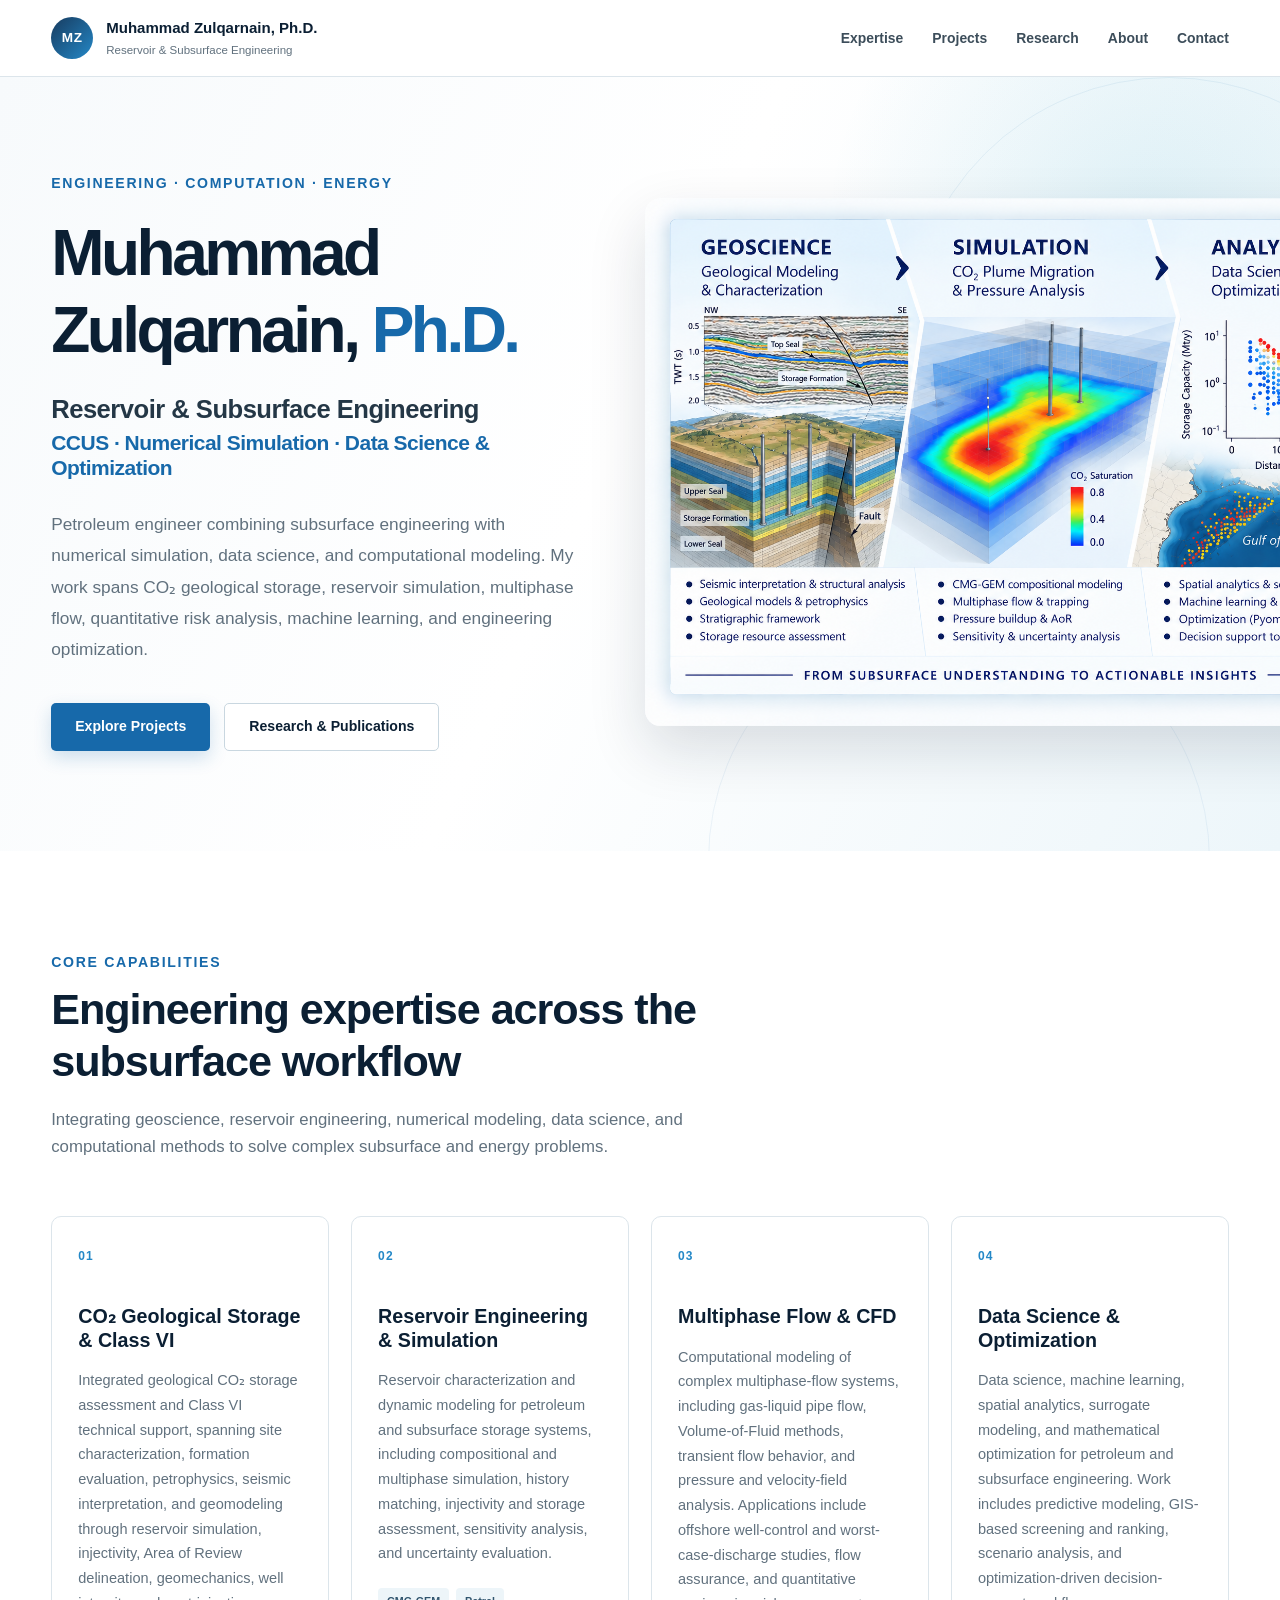
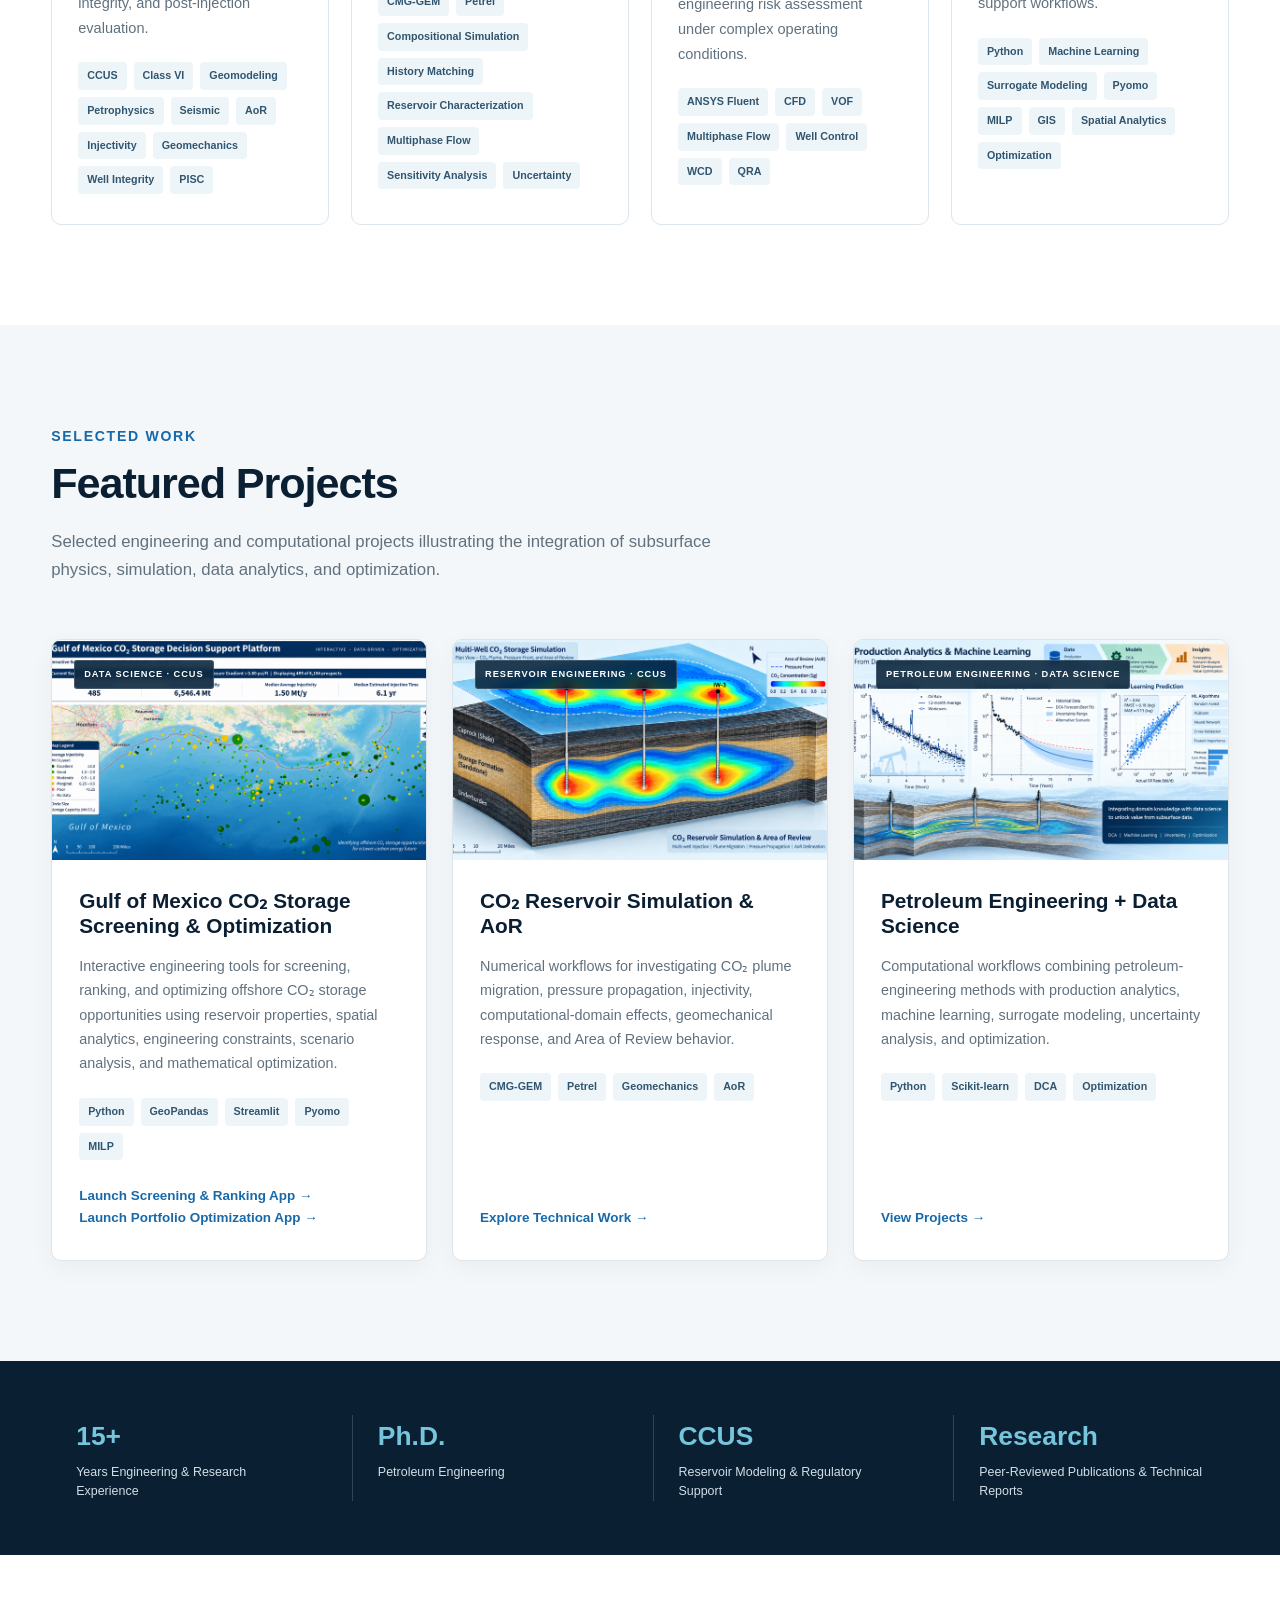
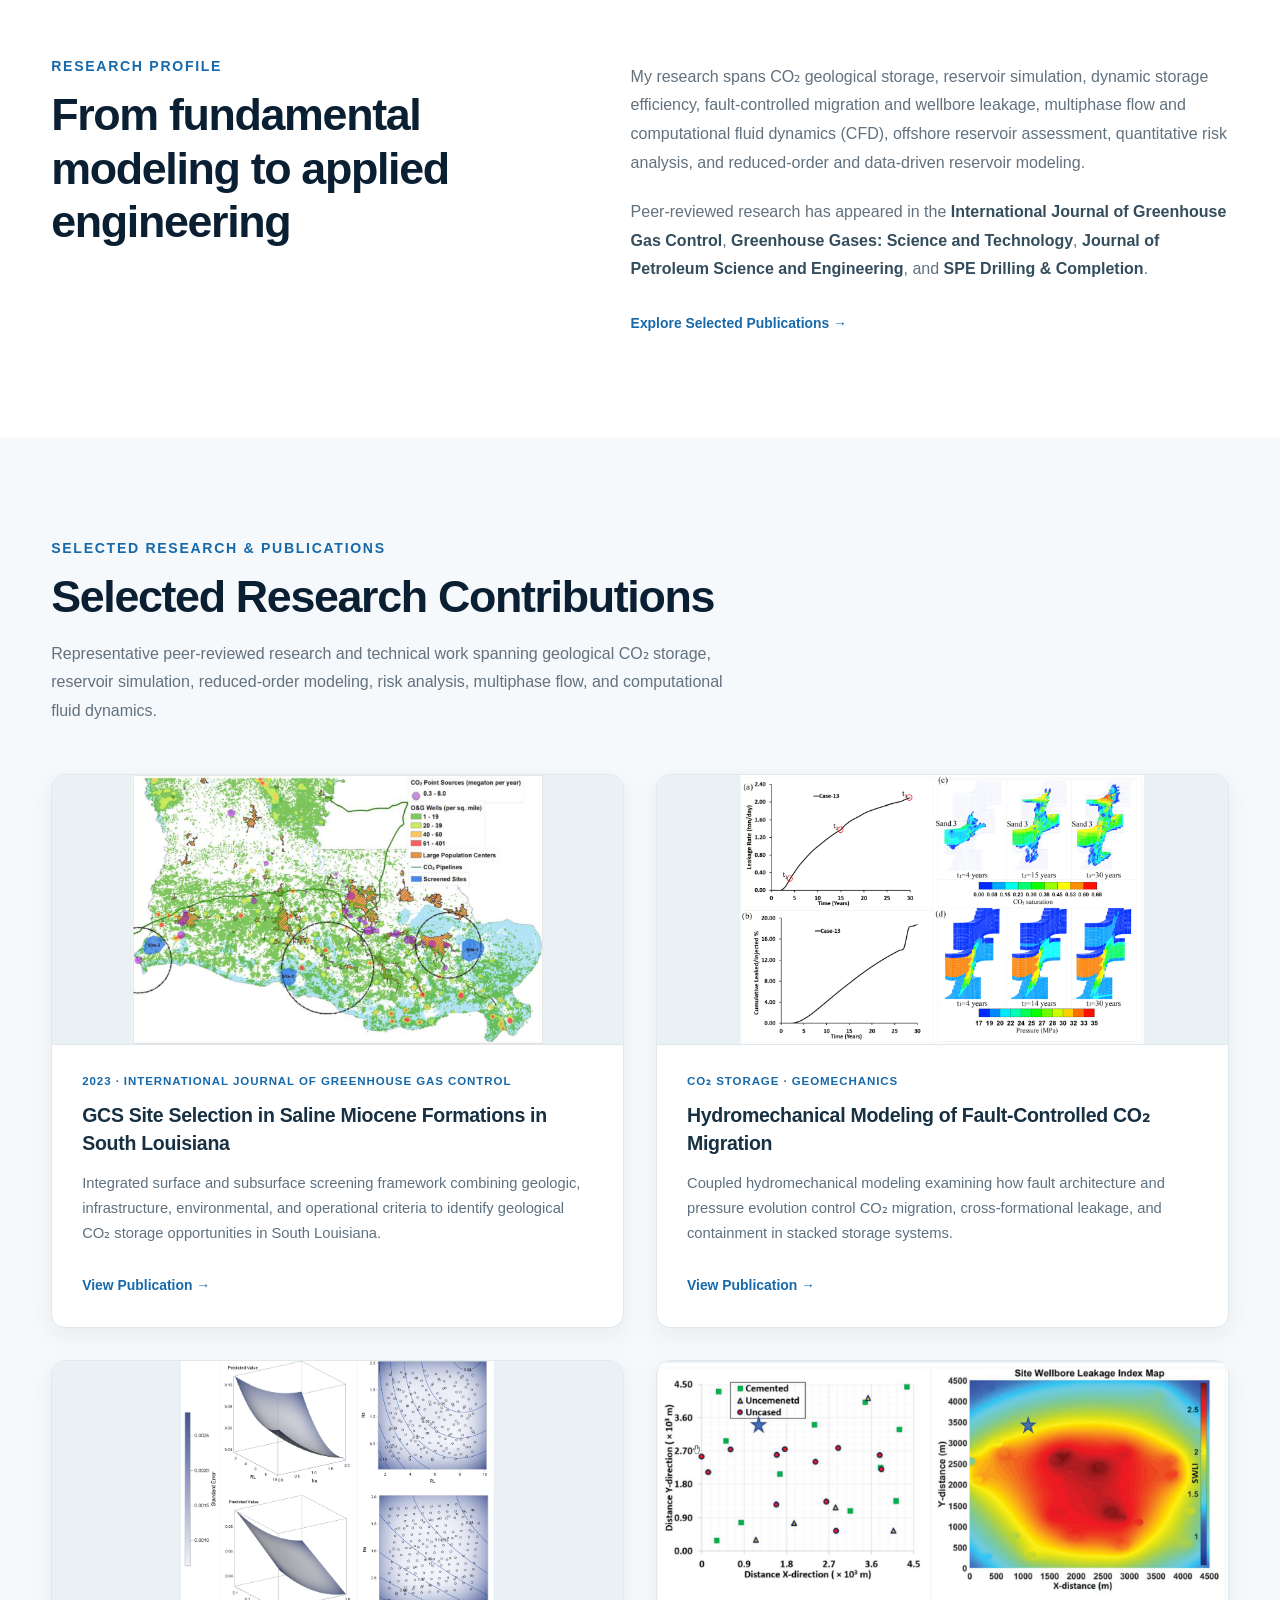
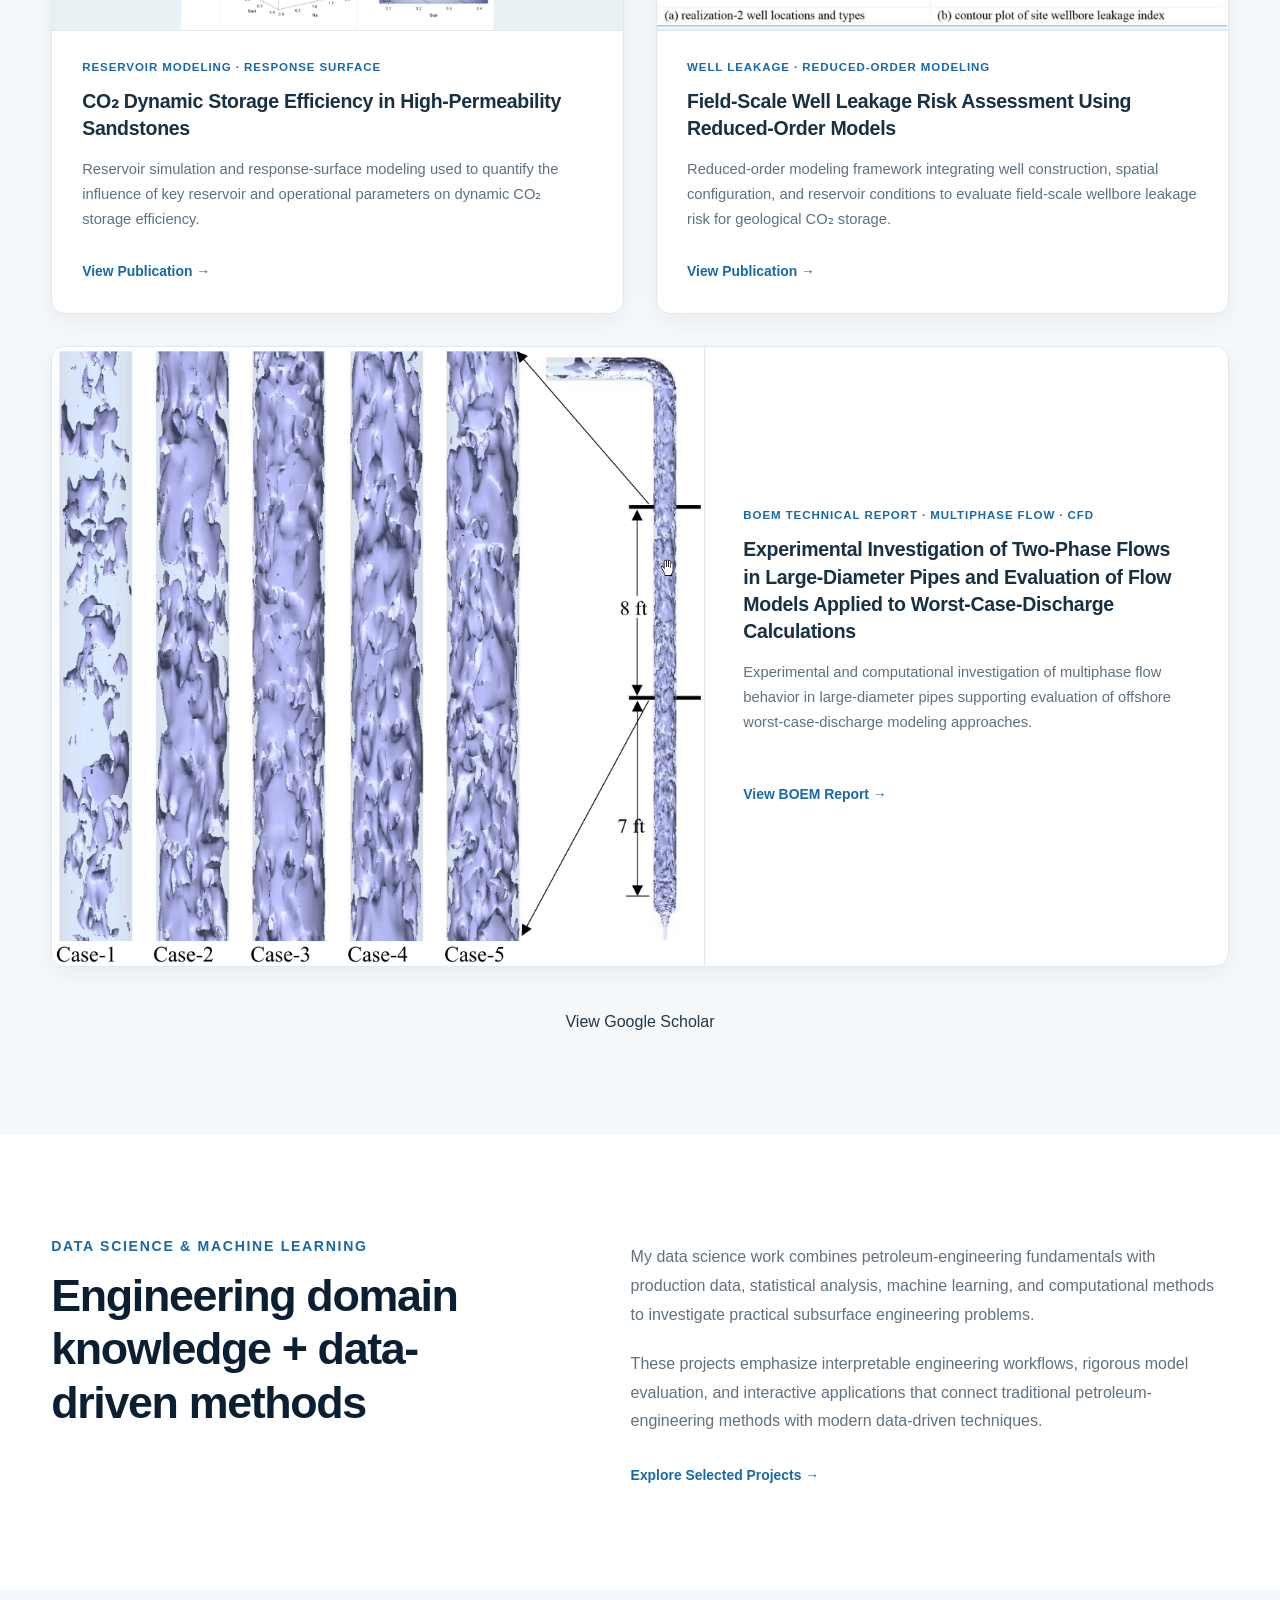
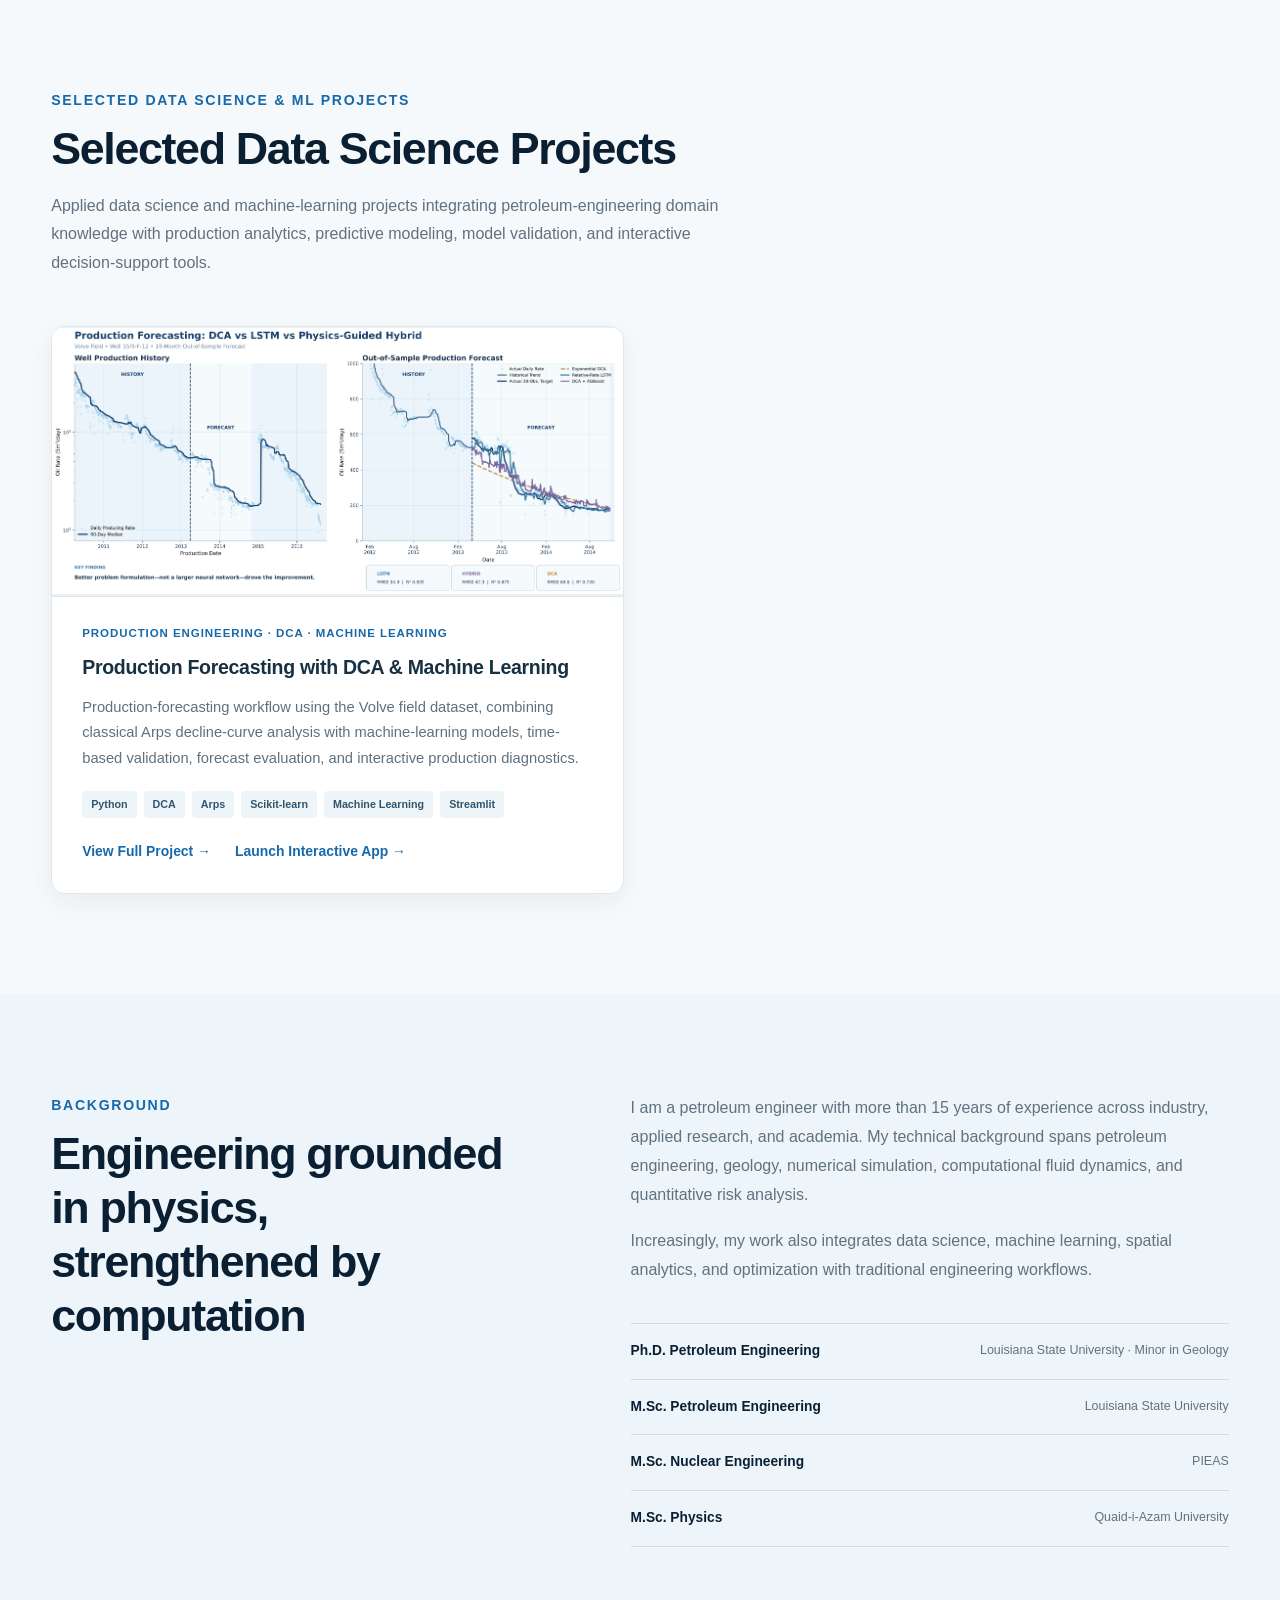
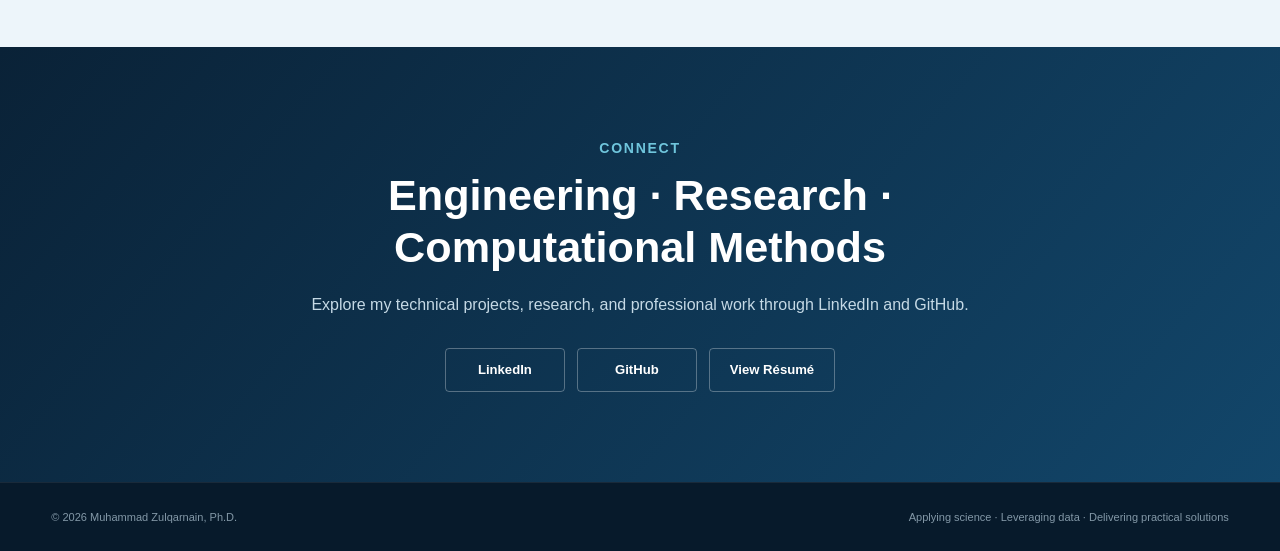
<file: index.html>
<!DOCTYPE html>
<html lang="en">

<head>
  <meta charset="UTF-8">
  <meta name="viewport" content="width=device-width, initial-scale=1.0">

  <title>Muhammad Zulqarnain, Ph.D. | Reservoir & Subsurface Engineering</title>

  <meta name="description"
        content="Professional portfolio of Muhammad Zulqarnain, Ph.D. — Reservoir and Subsurface Engineering, CCUS, Numerical Simulation, Data Science, and Optimization.">

  <link rel="stylesheet" href="css/style.css">
</head>


<body>

<!-- =========================================================
     NAVIGATION
========================================================= -->

<header class="site-header">
  <div class="container nav-container">

    <a href="#home" class="brand">
      <span class="brand-mark">MZ</span>

      <span class="brand-text">
        <strong>Muhammad Zulqarnain, Ph.D.</strong>
        <small>Reservoir & Subsurface Engineering</small>
      </span>
    </a>

    <nav class="main-nav">
      <a href="#expertise">Expertise</a>
      <a href="#projects">Projects</a>
      <a href="#research">Research</a>
      <a href="#about">About</a>
      <a href="#contact">Contact</a>
    </nav>

  </div>
</header>


<main>

<!-- =========================================================
     HERO
========================================================= -->

<section class="hero" id="home">

  <div class="container hero-grid">
    <div class="hero-photo">
      <img
        src="muhammad-zulqarnain-profile.jpg"
        alt="Muhammad Zulqarnain"
      >
    </div>
    <div class="hero-content">

      <p class="eyebrow">
        ENGINEERING · COMPUTATION · ENERGY
      </p>

      <h1>
        Muhammad Zulqarnain,
        <span>Ph.D.</span>
      </h1>

      <h2>
        Reservoir & Subsurface Engineering
        <br>
        <span>CCUS · Numerical Simulation · Data Science & Optimization</span>
      </h2>

      <p class="hero-intro">
  Petroleum engineer combining subsurface engineering with numerical
  simulation, data science, and computational modeling. My work spans
  CO₂ geological storage, reservoir simulation, multiphase flow,
  quantitative risk analysis, machine learning, and engineering optimization.
</p>

      <div class="hero-actions">

        <a href="#projects" class="button button-primary">
          Explore Projects
        </a>

        <a href="#research" class="button button-secondary">
          Research & Publications
        </a>

      </div>

    </div>


<div class="hero-visual">
  <img
    src="hero-engineering-workflow.png"
    alt="Engineering workflow from geoscience and reservoir simulation to data science and optimization"
    class="hero-workflow-image"
  >
</div>

  </div>

</section>


<!-- =========================================================
     EXPERTISE
========================================================= -->

<section class="section expertise-section" id="expertise">

  <div class="container">

    <div class="section-heading">
      <p class="section-kicker">CORE CAPABILITIES</p>

      <h2>
        Engineering expertise across the subsurface workflow
      </h2>

      <p>
        Integrating geoscience, reservoir engineering, numerical modeling,
        data science, and computational methods to solve complex
        subsurface and energy problems.
      </p>
    </div>


    <div class="expertise-grid">

      <!-- 01 -->
      <article class="expertise-card">

        <div class="card-number">01</div>

        <h3>CO₂ Geological Storage & Class VI</h3>

        <p>
          Integrated geological CO₂ storage assessment and Class VI
          technical support, spanning site characterization, formation
          evaluation, petrophysics, seismic interpretation, and geomodeling
          through reservoir simulation, injectivity, Area of Review
          delineation, geomechanics, well integrity, and post-injection
          evaluation.
        </p>

        <div class="tags">
  <span>CCUS</span>
  <span>Class VI</span>
  <span>Geomodeling</span>
  <span>Petrophysics</span>
  <span>Seismic</span>
  <span>AoR</span>
  <span>Injectivity</span>
  <span>Geomechanics</span>
  <span>Well Integrity</span>
  <span>PISC</span>
</div>

      </article>


      <!-- 02 -->
      <article class="expertise-card">

        <div class="card-number">02</div>

        <h3>Reservoir Engineering & Simulation</h3>

        <p>
          Reservoir characterization and dynamic modeling for petroleum
          and subsurface storage systems, including compositional and
          multiphase simulation, history matching, injectivity and
          storage assessment, sensitivity analysis, and uncertainty
          evaluation.
        </p>

        <div class="tags">
  <span>CMG-GEM</span>
  <span>Petrel</span>
  <span>Compositional Simulation</span>
  <span>History Matching</span>
  <span>Reservoir Characterization</span>
  <span>Multiphase Flow</span>
  <span>Sensitivity Analysis</span>
  <span>Uncertainty</span>
</div>

      </article>


      <!-- 03 -->
      <article class="expertise-card">

        <div class="card-number">03</div>

        <h3>Multiphase Flow & CFD</h3>

        <p>
  Computational modeling of complex multiphase-flow systems,
  including gas-liquid pipe flow, Volume-of-Fluid methods,
  transient flow behavior, and pressure and velocity-field analysis.
  Applications include offshore well-control and worst-case-discharge
  studies, flow assurance, and quantitative engineering risk assessment
  under complex operating conditions.
</p>

        <div class="tags">
  <span>ANSYS Fluent</span>
  <span>CFD</span>
  <span>VOF</span>
  <span>Multiphase Flow</span>
  <span>Well Control</span>
  <span>WCD</span>
  <span>QRA</span>
</div>

      </article>


      <!-- 04 -->
      <article class="expertise-card">

        <div class="card-number">04</div>

        <h3>Data Science & Optimization</h3>

       <p>
  Data science, machine learning, spatial analytics, surrogate modeling,
  and mathematical optimization for petroleum and subsurface engineering.
  Work includes predictive modeling, GIS-based screening and ranking,
  scenario analysis, and optimization-driven decision-support workflows.
</p>

        <div class="tags">
  <span>Python</span>
  <span>Machine Learning</span>
  <span>Surrogate Modeling</span>
  <span>Pyomo</span>
  <span>MILP</span>
  <span>GIS</span>
  <span>Spatial Analytics</span>
  <span>Optimization</span>
</div>

      </article>

    </div>

  </div>

</section>


<!-- =========================================================
     FEATURED PROJECTS
========================================================= -->

<section class="section projects-section" id="projects">

  <div class="container">

    <div class="section-heading">

      <p class="section-kicker">
        SELECTED WORK
      </p>

      <h2>
        Featured Projects
      </h2>

      <p>
        Selected engineering and computational projects illustrating
        the integration of subsurface physics, simulation, data
        analytics, and optimization.
      </p>

    </div>


    <div class="projects-grid">


      <!-- PROJECT 1 -->

      <article class="project-card project-featured">

        <div class="project-visual project-visual-image">
  <img
    src="gom-storage-screening.png"
    alt="Gulf of Mexico CO2 storage screening and decision support platform"
  >
  <span class="project-category">DATA SCIENCE · CCUS</span>
</div>


        <div class="project-content">

          <h3>
            Gulf of Mexico CO₂ Storage Screening & Optimization
          </h3>

         <p>
    Interactive engineering tools for screening, ranking, and optimizing
    offshore CO₂ storage opportunities using reservoir properties,
    spatial analytics, engineering constraints, scenario analysis,
    and mathematical optimization.
  </p>

  <div class="tags">
    <span>Python</span>
    <span>GeoPandas</span>
    <span>Streamlit</span>
    <span>Pyomo</span>
    <span>MILP</span>
  </div>

  <a href="https://gom-co2-storage.streamlit.app/"
     class="project-link"
     target="_blank"
     rel="noopener noreferrer">
    Launch Screening & Ranking App →
  </a>

  <a href="https://gom-co2-portfolio-optimization.streamlit.app/"
     class="project-link"
     target="_blank"
     rel="noopener noreferrer">
    Launch Portfolio Optimization App →
  </a>

        </div>

      </article>


      <!-- PROJECT 2 -->

      <article class="project-card">

        <div class="project-visual project-visual-image">
  <img
    src="co2-reservoir-simulation-aor.png"
    alt="CO2 reservoir simulation showing multi-well plume migration, pressure propagation, and Area of Review"
  >
  <span class="project-category">RESERVOIR ENGINEERING · CCUS</span>
</div>


        <div class="project-content">

          <h3>
            CO₂ Reservoir Simulation & AoR
          </h3>

          <p>
            Numerical workflows for investigating CO₂ plume migration,
            pressure propagation, injectivity, computational-domain
            effects, geomechanical response, and Area of Review behavior.
          </p>

          <div class="tags">
            <span>CMG-GEM</span>
            <span>Petrel</span>
            <span>Geomechanics</span>
            <span>AoR</span>
          </div>

          <a href="#research" class="project-link">
            Explore Technical Work →
          </a>

        </div>

      </article>


      <!-- PROJECT 3 -->

      <article class="project-card">
<div class="project-visual project-visual-image">
  <img
    src="production-analytics-ml.png"
    alt="Petroleum production analytics combining decline curve analysis, machine learning, uncertainty analysis, and optimization"
  >
  <span class="project-category">PETROLEUM ENGINEERING · DATA SCIENCE</span>
</div>


        <div class="project-content">

          <h3>
            Petroleum Engineering + Data Science
          </h3>

          <p>
            Computational workflows combining petroleum-engineering
            methods with production analytics, machine learning,
            surrogate modeling, uncertainty analysis, and optimization.
          </p>

          <div class="tags">
            <span>Python</span>
            <span>Scikit-learn</span>
            <span>DCA</span>
            <span>Optimization</span>
          </div>

          <a href="#data-science" class="project-link">
          View Projects →
          </a>

        </div>

      </article>

    </div>

  </div>

</section>


<!-- =========================================================
     EXPERIENCE / IMPACT
========================================================= -->

<section class="impact-section">

  <div class="container impact-grid">

    <div class="impact-item">
      <strong>15+</strong>
      <span>Years Engineering & Research Experience</span>
    </div>

    <div class="impact-item">
      <strong>Ph.D.</strong>
      <span>Petroleum Engineering</span>
    </div>

    <div class="impact-item">
      <strong>CCUS</strong>
      <span>Reservoir Modeling & Regulatory Support</span>
    </div>

    <div class="impact-item">
      <strong>Research</strong>
      <span>Peer-Reviewed Publications & Technical Reports</span>
    </div>

  </div>

</section>
<!-- =========================================================
     RESEARCH
========================================================= -->

<section class="section research-section" id="research">

  <div class="container research-grid">

    <div>

      <p class="section-kicker">
        RESEARCH PROFILE
      </p>

      <h2>
        From fundamental modeling to applied engineering
      </h2>

    </div>


    <div class="research-content">

     <p>
  My research spans CO₂ geological storage, reservoir simulation,
  dynamic storage efficiency, fault-controlled migration and wellbore
  leakage, multiphase flow and computational fluid dynamics (CFD),
  offshore reservoir assessment, quantitative risk analysis, and
  reduced-order and data-driven reservoir modeling.
</p>

      <p>
        Peer-reviewed research has appeared in the
        <strong>International Journal of Greenhouse Gas Control</strong>,
        <strong>Greenhouse Gases: Science and Technology</strong>,
        <strong>Journal of Petroleum Science and Engineering</strong>,
        and <strong>SPE Drilling & Completion</strong>.
      </p>

      <a href="#selected-publications" class="text-link">
  Explore Selected Publications →
</a>

    </div>

  </div>

</section>
<!-- =========================================================
     SELECTED RESEARCH & PUBLICATIONS
========================================================= -->

<section class="section publications-section" id="selected-publications">

  <div class="container">

    <div class="publications-header">
      <p class="section-kicker">
        SELECTED RESEARCH & PUBLICATIONS
      </p>

      <h2>
        Selected Research Contributions
      </h2>

      <p>
        Representative peer-reviewed research and technical work
        spanning geological CO₂ storage, reservoir simulation,
        reduced-order modeling, risk analysis, multiphase flow,
        and computational fluid dynamics.
      </p>
    </div>


    <div class="publication-grid">

      <!-- PUBLICATION 1 -->
      <article class="publication-card">

        <div class="publication-visual">
  <img
    src="research-gcs-site-selection.png"
    alt="South Louisiana CO2 geological storage site screening showing CO2 sources, well density, pipelines, population centers, and screened sites"
  >
</div>

        <div class="publication-content">
          <p class="publication-meta">
            2023 · INTERNATIONAL JOURNAL OF GREENHOUSE GAS CONTROL
          </p>

          <h3>
            GCS Site Selection in Saline Miocene Formations
            in South Louisiana
          </h3>

          <p>
  Integrated surface and subsurface screening framework
  combining geologic, infrastructure, environmental, and
  operational criteria to identify geological CO₂ storage
  opportunities in South Louisiana.
</p>

          <a href="https://doi.org/10.1016/j.ijggc.2022.103818"
   class="text-link"
   target="_blank"
   rel="noopener noreferrer">
  View Publication →
</a>
        </div>

      </article>


      <!-- PUBLICATION 2 -->
      <article class="publication-card">

        <div class="publication-visual">
  <img
    src="research-fault-hydromechanical.png"
    alt="Hydromechanical simulation showing fault leakage rates, CO2 saturation, and pressure evolution in a stacked storage system"
  >
</div>

        <div class="publication-content">
          <p class="publication-meta">
            CO₂ STORAGE · GEOMECHANICS
          </p>

          <h3>
            Hydromechanical Modeling of Fault-Controlled
            CO₂ Migration
          </h3>

          <p>
  Coupled hydromechanical modeling examining how fault
  architecture and pressure evolution control CO₂ migration,
  cross-formational leakage, and containment in stacked
  storage systems.
</p>

          <a href="https://doi.org/10.1016/j.ijggc.2019.102886"
   class="text-link"
   target="_blank"
   rel="noopener noreferrer">
  View Publication →
</a>
        </div>

      </article>


      <!-- PUBLICATION 3 -->
      <article class="publication-card">

        <div class="publication-visual">
  <img
    src="research-storage-efficiency.png"
    alt="Response surface and contour models showing parameter effects on CO2 dynamic storage efficiency"
  >
</div>

        <div class="publication-content">
          <p class="publication-meta">
            RESERVOIR MODELING · RESPONSE SURFACE
          </p>

          <h3>
            CO₂ Dynamic Storage Efficiency in
            High-Permeability Sandstones
          </h3>

          <p>
  Reservoir simulation and response-surface modeling used
  to quantify the influence of key reservoir and operational
  parameters on dynamic CO₂ storage efficiency.
</p>

          <a href="https://doi.org/10.1002/ghg.1918"
   class="text-link"
   target="_blank"
   rel="noopener noreferrer">
  View Publication →
</a>
        </div>

      </article>


      <!-- PUBLICATION 4 -->
      <article class="publication-card">

        <div class="publication-visual">
  <img
    src="research-well-leakage-rom.png"
    alt="Field-scale well locations and spatial wellbore leakage index map for CO2 storage leakage risk assessment"
  >
</div>

        <div class="publication-content">
          <p class="publication-meta">
            WELL LEAKAGE · REDUCED-ORDER MODELING
          </p>

          <h3>
            Field-Scale Well Leakage Risk Assessment
            Using Reduced-Order Models
          </h3>

         <p>
  Reduced-order modeling framework integrating well
  construction, spatial configuration, and reservoir conditions
  to evaluate field-scale wellbore leakage risk for geological
  CO₂ storage.
</p>

          <a href="https://doi.org/10.1002/ghg.1871"
   class="text-link"
   target="_blank"
   rel="noopener noreferrer">
  View Publication →
</a>
        </div>

      </article>


      <!-- PUBLICATION 5 -->
      <article class="publication-card publication-card-wide">

        <div class="publication-visual">
  <img
    src="research-boem-cfd.png"
    alt="CFD simulations of multiphase flow in large-diameter offshore piping for BOEM worst-case-discharge research"
  >
</div>

        <div class="publication-content">
          <p class="publication-meta">
            BOEM TECHNICAL REPORT · MULTIPHASE FLOW · CFD
          </p>

          <h3>
            Experimental Investigation of Two-Phase Flows in
            Large-Diameter Pipes and Evaluation of Flow Models
            Applied to Worst-Case-Discharge Calculations
          </h3>

          <p>
            Experimental and computational investigation of
            multiphase flow behavior in large-diameter pipes
            supporting evaluation of offshore worst-case-discharge
            modeling approaches.
          </p>

          <a href="https://www.boem.gov/sites/default/files/oil-and-gas-energy-program/Resource-Evaluation/Worst-Case-Discharge/Louisiana-State-University-Final-Report-12-31-16.pdf"
   class="text-link"
   target="_blank"
   rel="noopener noreferrer">
  View BOEM Report →
</a>
        </div>

      </article>

    </div>


    <div class="publications-footer">

      <a
        href="https://scholar.google.com/citations?user=Z2f-xHkAAAAJ&hl=en"
        class="btn btn-secondary"
        target="_blank"
        rel="noopener noreferrer"
      >
        View Google Scholar
      </a>

    </div>

  </div>

</section>

  <!-- =========================================================
     DATA SCIENCE & MACHINE LEARNING
========================================================= -->

<section class="section data-science-section" id="data-science">

  <div class="container data-science-grid">

    <div>

      <p class="section-kicker">
        DATA SCIENCE & MACHINE LEARNING
      </p>

      <h2>
        Engineering domain knowledge + data-driven methods
      </h2>

    </div>


    <div class="data-science-content">

      <p>
        My data science work combines petroleum-engineering fundamentals
        with production data, statistical analysis, machine learning,
        and computational methods to investigate practical subsurface
        engineering problems.
      </p>

      <p>
        These projects emphasize interpretable engineering workflows,
        rigorous model evaluation, and interactive applications that
        connect traditional petroleum-engineering methods with modern
        data-driven techniques.
      </p>

      <a href="#selected-data-science-projects" class="text-link">
        Explore Selected Projects →
      </a>

    </div>

  </div>

</section>


<!-- =========================================================
     SELECTED DATA SCIENCE & ML PROJECTS
========================================================= -->

<section
  class="section data-science-projects-section"
  id="selected-data-science-projects">

  <div class="container">

    <div class="data-science-projects-header">

      <p class="section-kicker">
        SELECTED DATA SCIENCE & ML PROJECTS
      </p>

      <h2>
        Selected Data Science Projects
      </h2>

      <p>
        Applied data science and machine-learning projects integrating
        petroleum-engineering domain knowledge with production analytics,
        predictive modeling, model validation, and interactive
        decision-support tools.
      </p>

    </div>


    <div class="data-science-project-grid">

      <!-- DATA SCIENCE PROJECT 1 -->

      <article class="data-science-project-card">

        <div class="data-science-project-visual">

          <img
            src="dca-production-forecasting.png"
            alt="Volve production forecasting using decline curve analysis and machine learning"
          >

        </div>


        <div class="data-science-project-content">

          <p class="data-science-project-meta">
            PRODUCTION ENGINEERING · DCA · MACHINE LEARNING
          </p>

          <h3>
            Production Forecasting with DCA & Machine Learning
          </h3>

          <p>
            Production-forecasting workflow using the Volve field dataset,
            combining classical Arps decline-curve analysis with
            machine-learning models, time-based validation, forecast
            evaluation, and interactive production diagnostics.
          </p>

          <div class="tags">
            <span>Python</span>
            <span>DCA</span>
            <span>Arps</span>
            <span>Scikit-learn</span>
            <span>Machine Learning</span>
            <span>Streamlit</span>
          </div>


          <div class="data-science-project-links">

            <a
              href="https://github.com/mzulqa1/volve-production-forecasting-ml-public"
              class="text-link"
              target="_blank"
              rel="noopener noreferrer">
              View Full Project →
            </a>

            <a
              href="https://volve-forecasting-ml.streamlit.app/"
              class="text-link"
              target="_blank"
              rel="noopener noreferrer">
              Launch Interactive App →
            </a>

          </div>

        </div>

      </article>

    </div>

  </div>

</section>

<!-- =========================================================
     ABOUT
========================================================= -->

<section class="section about-section" id="about">

  <div class="container about-grid">

    <div class="about-title">

      <p class="section-kicker">
        BACKGROUND
      </p>

      <h2>
        Engineering grounded in physics, strengthened by computation
      </h2>

    </div>


    <div class="about-content">

      <p>
        I am a petroleum engineer with more than 15 years of
        experience across industry, applied research, and academia.
        My technical background spans petroleum engineering, geology,
        numerical simulation, computational fluid dynamics, and
        quantitative risk analysis.
      </p>

      <p>
        Increasingly, my work also integrates data science,
        machine learning, spatial analytics, and optimization with
        traditional engineering workflows.
      </p>


      <div class="education-list">

        <div>
          <strong>Ph.D. Petroleum Engineering</strong>
          <span>Louisiana State University · Minor in Geology</span>
        </div>

        <div>
          <strong>M.Sc. Petroleum Engineering</strong>
          <span>Louisiana State University</span>
        </div>

        <div>
          <strong>M.Sc. Nuclear Engineering</strong>
          <span>PIEAS</span>
        </div>

        <div>
          <strong>M.Sc. Physics</strong>
          <span>Quaid-i-Azam University</span>
        </div>

      </div>

    </div>

  </div>

</section>


<!-- =========================================================
     CONTACT
========================================================= -->

<section class="contact-section" id="contact">

  <div class="container contact-content">

    <p class="section-kicker">
      CONNECT
    </p>

    <h2>
      Engineering · Research · Computational Methods
    </h2>

    <p>
      Explore my technical projects, research, and professional work
      through LinkedIn and GitHub.
    </p>

    <div class="contact-links">

      <a
        href="https://www.linkedin.com/in/muhammadzulqarnain/"
        target="_blank"
        rel="noopener noreferrer">
        LinkedIn
      </a>

      <a
        href="https://github.com/mzulqa1"
        target="_blank"
        rel="noopener noreferrer">
        GitHub
      </a>

      <a
        href="Muhammad-Zulqarnain-Resume.pdf"
        class="btn btn-secondary"
        target="_blank"
        rel="noopener noreferrer">
        View Résumé
      </a>

    </div>

  </div>

</section>

</main>


<!-- =========================================================
     FOOTER
========================================================= -->

<footer class="site-footer">

  <div class="container footer-content">

    <span>
      © 2026 Muhammad Zulqarnain, Ph.D.
    </span>

    <span>
      Applying science · Leveraging data · Delivering practical solutions
    </span>

  </div>

</footer>


</body>
</html>
</file>
<file: css/style.css>
/* ============================================================
   MUHAMMAD ZULQARNAIN — PROFESSIONAL PORTFOLIO
   ============================================================ */


/* ---------- DESIGN SYSTEM ---------- */

:root {
  --navy: #0b1f33;
  --navy-light: #173b5f;
  --blue: #1769aa;
  --blue-bright: #2488c7;
  --cyan: #32a6c9;

  --text: #243746;
  --text-light: #61717e;
  --white: #ffffff;

  --background: #ffffff;
  --background-soft: #f4f7f9;
  --background-blue: #edf5fa;

  --border: #dce5eb;

  --shadow:
    0 12px 35px rgba(11, 31, 51, 0.08);

  --shadow-hover:
    0 18px 45px rgba(11, 31, 51, 0.14);

  --radius: 10px;

  --max-width: 1180px;
}


/* ---------- RESET ---------- */

* {
  box-sizing: border-box;
  margin: 0;
  padding: 0;
}

html {
  scroll-behavior: smooth;
}

body {
  font-family:
    Inter,
    "Segoe UI",
    Roboto,
    Helvetica,
    Arial,
    sans-serif;

  color: var(--text);
  background: var(--background);
  line-height: 1.65;

  -webkit-font-smoothing: antialiased;
}


/* ---------- GENERAL ---------- */

.container {
  width: min(92%, var(--max-width));
  margin: 0 auto;
}

.section {
  padding: 100px 0;
}

a {
  color: inherit;
  text-decoration: none;
}

h1,
h2,
h3 {
  color: var(--navy);
  line-height: 1.2;
}

p {
  color: var(--text-light);
}

.section-kicker,
.eyebrow {
  color: var(--blue);
  font-size: 0.88rem;
  font-weight: 700;
  letter-spacing: 0.12em;
  text-transform: uppercase;
}

.section-heading {
  max-width: 700px;
  margin-bottom: 55px;
}

.section-heading h2 {
  margin: 10px 0 18px;
  font-size: clamp(2rem, 4vw, 2.7rem);
  letter-spacing: -0.025em;
}

.section-heading > p:last-child {
  font-size: 1.05rem;
}


/* ============================================================
   NAVIGATION
   ============================================================ */

.site-header {
  position: sticky;
  top: 0;
  z-index: 1000;

  background: rgba(255, 255, 255, 0.96);
  border-bottom: 1px solid var(--border);

  backdrop-filter: blur(10px);
}

.nav-container {
  min-height: 76px;

  display: flex;
  align-items: center;
  justify-content: space-between;

  gap: 30px;
}

.brand {
  display: flex;
  align-items: center;
  gap: 13px;
}

.brand-mark {
  width: 42px;
  height: 42px;

  display: grid;
  place-items: center;

  border-radius: 50%;

  color: white;
  background:
    linear-gradient(
      135deg,
      var(--navy-light),
      var(--blue-bright)
    );

  font-size: 0.85rem;
  font-weight: 800;
  letter-spacing: 0.04em;
}

.brand-text {
  display: flex;
  flex-direction: column;
}

.brand-text strong {
  color: var(--navy);
  font-size: 0.94rem;
}

.brand-text small {
  margin-top: 1px;

  color: var(--text-light);
  font-size: 0.72rem;
}

.main-nav {
  display: flex;
  align-items: center;
  gap: 29px;
}

.main-nav a {
  position: relative;

  color: #3c4d5a;

  font-size: 0.87rem;
  font-weight: 600;
}

.main-nav a::after {
  content: "";

  position: absolute;
  left: 0;
  bottom: -8px;

  width: 0;
  height: 2px;

  background: var(--blue);

  transition: width 0.2s ease;
}

.main-nav a:hover {
  color: var(--blue);
}

.main-nav a:hover::after {
  width: 100%;
}


/* ============================================================
   HERO
   ============================================================ */

.hero {
  position: relative;
  overflow: hidden;

  padding: 95px 0 100px;

  background:
    radial-gradient(
      circle at 90% 20%,
      rgba(50, 166, 201, 0.13),
      transparent 25%
    ),
    linear-gradient(
      115deg,
      #f7fafc 0%,
      #ffffff 48%,
      #edf6fa 100%
    );
}

.hero::before {
  content: "";

  position: absolute;
  top: 0;
  right: -150px;

  width: 520px;
  height: 520px;

  border: 1px solid rgba(23, 105, 170, 0.08);
  border-radius: 50%;
}

.hero::after {
  content: "";

  position: absolute;
  right: 70px;
  bottom: -260px;

  width: 500px;
  height: 500px;

  border: 1px solid rgba(23, 105, 170, 0.07);
  border-radius: 50%;
}

.hero-grid {
  position: relative;
  z-index: 2;
  display: grid;
  grid-template-columns: 1fr 1.15fr;
  align-items: center;
  gap: 40px;
}
.hero-photo {
  position: absolute;
  left: -310px;
  top: 50%;
  transform: translateY(-50%);
  width: 200px;
  height: 200px;
}

.hero-photo img {
  width: 100%;
  height: 100%;
  object-fit: cover;
  object-position: center;
  border-radius: 50%;
  display: block;
  box-shadow: 0 12px 30px rgba(11, 31, 51, 0.16);
}

.eyebrow {
  margin-bottom: 20px;
}

.hero h1 {
  max-width: 700px;

  font-size: clamp(2.8rem, 5vw, 4.2rem);
  letter-spacing: -0.055em;
}

.hero h1 span {
  color: var(--blue);
}

.hero h2 {
  margin-top: 25px;

  color: var(--text);

  font-size: clamp(1.3rem, 2vw, 1.75rem);
  font-weight: 600;
  letter-spacing: -0.02em;
}

.hero h2 span {
  display: inline-block;
  margin-top: 5px;

  color: var(--blue);
  font-size: 0.82em;
  font-weight: 600;
}

.hero-intro {
  max-width: 680px;

  margin-top: 28px;

  font-size: 1.08rem;
  line-height: 1.8;
}

.hero-actions {
  display: flex;
  flex-wrap: wrap;
  gap: 14px;

  margin-top: 38px;
}


/* ---------- BUTTONS ---------- */

.button {
  display: inline-flex;
  align-items: center;
  justify-content: center;

  min-height: 48px;
  padding: 0 24px;

  border-radius: 5px;

  font-size: 0.88rem;
  font-weight: 700;

  transition:
    transform 0.2s ease,
    box-shadow 0.2s ease,
    background 0.2s ease;
}

.button:hover {
  transform: translateY(-2px);
}

.button-primary {
  color: white;
  background: var(--blue);

  box-shadow:
    0 7px 18px rgba(23, 105, 170, 0.2);
}

.button-primary:hover {
  background: #125c97;
}

.button-secondary {
  color: var(--navy);
  background: white;

  border: 1px solid #c9d7e0;
}

.button-secondary:hover {
  border-color: var(--blue);
}


/* ---------- HERO ENGINEERING VISUAL ---------- */

.hero-visual {
  position: relative;
  display: flex;
  align-items: center;
  justify-content: center;
}

.hero-workflow-image {
  display: block;
  width: 100%;
  max-width: none;
  height: auto;
  margin-left: 50px;
  border-radius: 12px;
  box-shadow: 0 18px 45px rgba(11, 31, 51, 0.14);

  transform: scale(1.30);
  transform-origin: left center;
}

.visual-card {
  position: relative;
  overflow: hidden;

  padding: 34px;

  background:
    linear-gradient(
      145deg,
      #0d2943,
      #174d72
    );

  border-radius: 14px;

  box-shadow:
    0 25px 55px rgba(11, 31, 51, 0.23);
}

.visual-card::after {
  content: "";

  position: absolute;
  right: -80px;
  bottom: -110px;

  width: 270px;
  height: 270px;

  border: 40px solid rgba(255, 255, 255, 0.035);
  border-radius: 50%;
}

.visual-label {
  position: relative;
  z-index: 2;

  margin-bottom: 27px;

  color: #8bd0e4;

  font-size: 0.68rem;
  font-weight: 700;
  letter-spacing: 0.18em;
}

.workflow {
  position: relative;
  z-index: 2;

  display: flex;
  flex-direction: column;
}

.workflow-item {
  padding: 18px 20px;

  background: rgba(255, 255, 255, 0.07);

  border: 1px solid rgba(255, 255, 255, 0.11);
  border-radius: 7px;
}

.workflow-item strong {
  display: block;

  color: white;

  font-size: 0.86rem;
  letter-spacing: 0.08em;
}

.workflow-item span {
  display: block;

  margin-top: 3px;

  color: #c4d9e6;
  font-size: 0.78rem;
}

.workflow-arrow {
  padding: 6px 0 6px 22px;

  color: #61bed7;

  font-size: 1.15rem;

  transform: rotate(90deg);
  transform-origin: 29px center;
}

.visual-tagline {
  position: relative;
  z-index: 2;

  margin-top: 27px;
  padding-top: 22px;

  border-top: 1px solid rgba(255, 255, 255, 0.13);

  color: #d9e8ef;

  font-size: 0.78rem;
}


/* ============================================================
   EXPERTISE
   ============================================================ */

.expertise-section {
  background: white;
}

.expertise-grid {
  display: grid;
  grid-template-columns: repeat(4, 1fr);

  gap: 22px;
}
.expertise-card {
  position: relative;

  min-height: 345px;
  padding: 30px 26px;

  background: white;

  border: 1px solid var(--border);
  border-radius: var(--radius);

  transition:
    transform 0.25s ease,
    box-shadow 0.25s ease,
    border-color 0.25s ease;
}

.expertise-card:hover {
  transform: translateY(-6px);

  border-color: #bad2e1;

  box-shadow: var(--shadow-hover);
}

.card-number {
  margin-bottom: 38px;

  color: var(--blue-bright);

  font-size: 0.75rem;
  font-weight: 800;
  letter-spacing: 0.1em;
}

.expertise-card h3 {
  margin-bottom: 16px;

  font-size: 1.23rem;
}

.expertise-card p {
  font-size: 0.91rem;
  line-height: 1.7;
}


/* ---------- TAGS ---------- */

.tags {
  display: flex;
  flex-wrap: wrap;

  gap: 7px;

  margin-top: 22px;
}

.tags span {
  padding: 5px 9px;

  color: #31556e;
  background: #edf5f9;

  border-radius: 4px;

  font-size: 0.67rem;
  font-weight: 700;
}


/* ============================================================
   PROJECTS
   ============================================================ */

.projects-section {
  background: var(--background-soft);
}

.projects-grid {
  display: grid;
  grid-template-columns: repeat(3, 1fr);

  gap: 25px;
}

.project-card {
  overflow: hidden;

  display: flex;
  flex-direction: column;

  background: white;

  border: 1px solid var(--border);
  border-radius: var(--radius);

  box-shadow:
    0 7px 25px rgba(11, 31, 51, 0.045);

  transition:
    transform 0.25s ease,
    box-shadow 0.25s ease;
}

.project-card:hover {
  transform: translateY(-6px);

  box-shadow: var(--shadow-hover);
}

.project-visual {
  position: relative;

  min-height: 220px;
  padding: 25px;

  display: flex;
  align-items: flex-end;

  overflow: hidden;
}
.project-visual-image {
  padding: 0;
  position: relative;
  background: #eaf3f8;
}

.project-visual-image img {
  width: 100%;
  height: 220px;
  display: block;
  object-fit: cover;
  object-position: center;
}

.project-visual-image .project-category {
  z-index: 2;
  background: rgba(7, 35, 57, 0.88);
  backdrop-filter: blur(3px);
}
.project-visual::before {
  content: "";

  position: absolute;
  inset: 0;

  opacity: 0.9;
}

.project-visual-gom {
  background:
    radial-gradient(
      circle at 70% 40%,
      rgba(75, 190, 215, 0.65),
      transparent 20%
    ),
    linear-gradient(
      145deg,
      #092b45,
      #12608a 55%,
      #49a8bd
    );
}

.project-visual-reservoir {
  background:
    linear-gradient(
      165deg,
      #102b3e,
      #315c72 45%,
      #91b5bf
    );
}

.project-visual-data {
  background:
    linear-gradient(
      145deg,
      #102d46,
      #1f668b 55%,
      #73b8c8
    );
}

.project-category {
  position: absolute;
  top: 20px;
  left: 22px;

  padding: 6px 9px;

  color: white;
  background: rgba(5, 26, 42, 0.42);

  border: 1px solid rgba(255, 255, 255, 0.16);
  border-radius: 3px;

  font-size: 0.58rem;
  font-weight: 800;
  letter-spacing: 0.1em;
}

.project-placeholder {
  position: relative;
  z-index: 2;

  color: rgba(255, 255, 255, 0.76);

  font-size: 0.78rem;
  text-transform: uppercase;
  letter-spacing: 0.06em;
}

.project-placeholder strong {
  display: block;

  margin-top: 4px;

  color: white;

  font-size: 1.35rem;
  line-height: 1.2;
  letter-spacing: -0.01em;
  text-transform: none;
}

.project-content {
  flex: 1;

  display: flex;
  flex-direction: column;

  padding: 29px 27px 30px;
}

.project-content h3 {
  margin-bottom: 15px;

  font-size: 1.3rem;
}

.project-content p {
  font-size: 0.9rem;
  line-height: 1.7;
}

.project-content .tags {
  margin-bottom: 25px;
}

.project-link {
  margin-top: auto;

  color: var(--blue);

  font-size: 0.84rem;
  font-weight: 700;
}

.project-link:hover {
  color: var(--navy);
}


/* ============================================================
   IMPACT STRIP
   ============================================================ */

.impact-section {
  padding: 54px 0;

  background: var(--navy);
}

.impact-grid {
  display: grid;
  grid-template-columns: repeat(4, 1fr);

  gap: 25px;
}

.impact-item {
  padding: 0 25px;

  border-left:
    1px solid rgba(255, 255, 255, 0.16);
}

.impact-item:first-child {
  border-left: 0;
}

.impact-item strong {
  display: block;

  color: #75c5dc;

  font-size: 1.65rem;
  font-weight: 700;
}

.impact-item span {
  display: block;

  margin-top: 5px;

  color: #d1dee6;

  font-size: 0.78rem;
  line-height: 1.5;
}


/* ============================================================
   RESEARCH
   ============================================================ */

.research-section {
  background: white;
}

.research-grid {
  display: grid;
  grid-template-columns: 0.9fr 1.1fr;

  gap: 90px;
}

.research-grid h2 {
  margin-top: 10px;

  max-width: 470px;

  font-size: clamp(2rem, 4vw, 2.8rem);
  letter-spacing: -0.03em;
}

.research-content {
  padding-top: 8px;
}

.research-content p {
  margin-bottom: 20px;

  font-size: 1rem;
  line-height: 1.8;
}

.research-content strong {
  color: #344d5d;
}

.text-link {
  display: inline-block;

  margin-top: 8px;

  color: var(--blue);

  font-size: 0.87rem;
  font-weight: 700;
}
/* =========================================================
   SELECTED RESEARCH & PUBLICATIONS
   ========================================================= */

.publications-section {
  background: #f6f9fb;
}

.publications-header {
  max-width: 760px;
  margin-bottom: 48px;
}

.publications-header h2 {
  margin-top: 10px;
  margin-bottom: 16px;

  font-size: clamp(2rem, 4vw, 2.8rem);
  letter-spacing: -0.03em;
}

.publications-header > p:last-child {
  margin: 0;

  max-width: 700px;

  font-size: 1rem;
  line-height: 1.8;
}


/* Publication grid */

.publication-grid {
  display: grid;
  grid-template-columns: repeat(2, minmax(0, 1fr));

  gap: 32px;
}


/* Individual publication card */

.publication-card {
  overflow: hidden;

  display: flex;
  flex-direction: column;

  background: white;

  border: 1px solid #dfe8ed;
  border-radius: 14px;

  box-shadow: 0 8px 25px rgba(11, 31, 51, 0.06);

  transition:
    transform 0.2s ease,
    box-shadow 0.2s ease;
}

.publication-card:hover {
  transform: translateY(-4px);

  box-shadow: 0 14px 34px rgba(11, 31, 51, 0.10);
}


/* Figure area */

.publication-visual {
  position: relative;

  width: 100%;
  height: 270px;

  overflow: hidden;

  background: #eaf1f5;

  border-bottom: 1px solid #dfe8ed;
}

.publication-visual img {
  width: 100%;
  height: 100%;

  display: block;

  object-fit: contain;

  background: #eaf1f5;
}


/* Temporary placeholder */

.publication-placeholder {
  display: flex;
  align-items: center;
  justify-content: center;

  color: #7b8d99;

  font-size: 0.82rem;
  font-weight: 700;

  letter-spacing: 0.08em;
  text-transform: uppercase;
}


/* Card text */

.publication-content {
  display: flex;
  flex-direction: column;
  flex: 1;

  padding: 28px 30px 30px;
}

.publication-meta {
  margin: 0 0 12px;

  color: var(--blue);

  font-size: 0.72rem;
  font-weight: 800;

  letter-spacing: 0.08em;
  line-height: 1.5;

  text-transform: uppercase;
}

.publication-content h3 {
  margin: 0 0 14px;

  color: #173042;

  font-size: 1.22rem;
  line-height: 1.4;

  letter-spacing: -0.015em;
}

.publication-content > p:not(.publication-meta) {
  margin: 0 0 20px;

  color: #5e7180;

  font-size: 0.92rem;
  line-height: 1.7;
}

.publication-card-wide .publication-content .text-link {
  margin-top: 28px;
}


/* Wide BOEM / CFD card */

.publication-card-wide {
  grid-column: 1 / -1;

  display: grid;
  grid-template-columns: 1.25fr 1fr;
}

.publication-card-wide .publication-visual {
  height: 100%;
  min-height: 330px;

  border-bottom: 0;
  border-right: 1px solid #dfe8ed;
}

.publication-card-wide .publication-content {
  justify-content: center;

  padding: 38px;
}


/* Google Scholar */

.publications-footer {
  display: flex;
  justify-content: center;

  margin-top: 42px;
}

/* ============================================================
   DATA SCIENCE & MACHINE LEARNING
   ============================================================ */

.data-science-section {
  background: white;
}

.data-science-grid {
  display: grid;
  grid-template-columns: 0.9fr 1.1fr;
  gap: 90px;
}

.data-science-grid h2 {
  margin-top: 10px;
  max-width: 470px;

  font-size: clamp(2rem, 4vw, 2.8rem);
  letter-spacing: -0.03em;
}

.data-science-content {
  padding-top: 8px;
}

.data-science-content p {
  margin-bottom: 20px;

  font-size: 1rem;
  line-height: 1.8;
}


/* ============================================================
   SELECTED DATA SCIENCE & ML PROJECTS
   ============================================================ */

.data-science-projects-section {
  background: #f6f9fb;
}

.data-science-projects-header {
  max-width: 760px;
  margin-bottom: 48px;
}

.data-science-projects-header h2 {
  margin-top: 10px;
  margin-bottom: 16px;

  font-size: clamp(2rem, 4vw, 2.8rem);
  letter-spacing: -0.03em;
}

.data-science-projects-header > p:last-child {
  margin: 0;
  max-width: 700px;

  font-size: 1rem;
  line-height: 1.8;
}


/* Project grid */

.data-science-project-grid {
  display: grid;
  grid-template-columns: repeat(2, minmax(0, 1fr));
  gap: 32px;
}


/* Individual project card */

.data-science-project-card {
  overflow: hidden;

  display: flex;
  flex-direction: column;

  background: white;

  border: 1px solid #dfe8ed;
  border-radius: 14px;

  box-shadow: 0 8px 25px rgba(11, 31, 51, 0.06);

  transition:
    transform 0.2s ease,
    box-shadow 0.2s ease;
}

.data-science-project-card:hover {
  transform: translateY(-4px);

  box-shadow: 0 14px 34px rgba(11, 31, 51, 0.10);
}


/* Project figure */

.data-science-project-visual {
  position: relative;

  width: 100%;
  height: 270px;

  overflow: hidden;

  background: #eaf1f5;

  border-bottom: 1px solid #dfe8ed;
}

.data-science-project-visual img {
  width: 100%;
  height: 100%;

  display: block;

  object-fit: contain;

  background: #eaf1f5;
}


/* Project content */

.data-science-project-content {
  display: flex;
  flex-direction: column;
  flex: 1;

  padding: 28px 30px 30px;
}

.data-science-project-meta {
  margin: 0 0 12px;

  color: var(--blue);

  font-size: 0.72rem;
  font-weight: 800;

  letter-spacing: 0.08em;
  line-height: 1.5;

  text-transform: uppercase;
}

.data-science-project-content h3 {
  margin: 0 0 14px;

  color: #173042;

  font-size: 1.22rem;
  line-height: 1.4;

  letter-spacing: -0.015em;
}

.data-science-project-content > p:not(.data-science-project-meta) {
  margin: 0 0 20px;

  color: #5e7180;

  font-size: 0.92rem;
  line-height: 1.7;
}

.data-science-project-content .tags {
  margin-top: 0;
  margin-bottom: 22px;
}


/* Project links */

.data-science-project-links {
  display: flex;
  flex-wrap: wrap;

  gap: 8px 24px;

  margin-top: auto;
}

.data-science-project-links .text-link {
  margin-top: 0;
}


/* ============================================================
   ABOUT
   ============================================================ */

.about-section {
  background: var(--background-blue);
}

.about-grid {
  display: grid;
  grid-template-columns: 0.9fr 1.1fr;

  gap: 90px;
}

.about-title h2 {
  margin-top: 10px;

  max-width: 480px;

  font-size: clamp(2rem, 4vw, 2.8rem);
  letter-spacing: -0.03em;
}

.about-content > p {
  margin-bottom: 18px;

  font-size: 1rem;
  line-height: 1.8;
}

.education-list {
  margin-top: 38px;

  border-top: 1px solid #ccdde7;
}

.education-list div {
  display: flex;
  justify-content: space-between;

  gap: 30px;

  padding: 16px 0;

  border-bottom: 1px solid #ccdde7;
}

.education-list strong {
  color: var(--navy);

  font-size: 0.86rem;
}

.education-list span {
  color: var(--text-light);

  font-size: 0.78rem;
  text-align: right;
}


/* ============================================================
   CONTACT
   ============================================================ */

.contact-section {
  padding: 90px 0;

  text-align: center;

  background:
    linear-gradient(
      130deg,
      #0a2237,
      #12466a
    );
}

.contact-content {
  max-width: 780px;
}

.contact-section .section-kicker {
  color: #6fc5dc;
}

.contact-section h2 {
  margin: 10px 0 18px;

  color: white;

  font-size: clamp(2rem, 4vw, 2.7rem);
}

.contact-section p {
  color: #c5d9e5;
}

.contact-links {
  display: flex;
  justify-content: center;
  gap: 12px;

  margin-top: 30px;
}

.contact-links a {
  min-width: 120px;
  padding: 10px 20px;

  color: white;

  border:
    1px solid rgba(255, 255, 255, 0.3);
  border-radius: 4px;

  font-size: 0.82rem;
  font-weight: 700;

  transition:
    background 0.2s ease,
    border-color 0.2s ease;
}

.contact-links a:hover {
  background: rgba(255, 255, 255, 0.1);

  border-color:
    rgba(255, 255, 255, 0.55);
}


/* ============================================================
   FOOTER
   ============================================================ */

.site-footer {
  padding: 25px 0;

  background: #071a2b;

  border-top:
    1px solid rgba(255, 255, 255, 0.07);
}

.footer-content {
  display: flex;
  justify-content: space-between;

  gap: 25px;

  color: #8398a7;

  font-size: 0.69rem;
}

/* ============================================================
   RESPONSIVE DESIGN
   ============================================================ */

@media (max-width: 1000px) {
   .hero-photo {
    position: relative;
    left: auto;
    top: auto;
    transform: none;
    width: 150px;
    height: 150px;
    margin: 0 auto 20px;
  }

  .hero-photo img {
    width: 100%;
    height: 100%;
  }

  .hero-workflow-image {
    transform: scale(1);
    margin-left: 0;
    width: 100%;
    max-width: 100%;
  }
   
  .hero-grid {
    grid-template-columns: 1fr;
    gap: 55px;
  }

  .hero-content {
    max-width: 780px;
  }

  .hero-visual {
    max-width: 650px;
  }

  .expertise-grid {
    grid-template-columns: repeat(2, 1fr);
  }

  .projects-grid {
    grid-template-columns: repeat(2, 1fr);
  }

  .research-grid,
  .about-grid {
    gap: 55px;
  }
   .publication-grid {
  grid-template-columns: 1fr;
}

.publication-card-wide {
  grid-column: auto;

  display: flex;
  flex-direction: column;
}

.publication-card-wide .publication-visual {
  height: 270px;
  min-height: 0;

  border-right: 0;
  border-bottom: 1px solid #dfe8ed;
}

.publication-card-wide .publication-content {
  padding: 28px 30px 30px;
}

.publications-header {
  margin-bottom: 36px;
}
   .publications-header {
  margin-bottom: 36px;
}

.data-science-grid {
  gap: 55px;
}

.data-science-project-grid {
  grid-template-columns: 1fr;
}

.data-science-projects-header {
  margin-bottom: 36px;
}
}


@media (max-width: 760px) {

  .section {
    padding: 75px 0;
  }

  .nav-container {
    min-height: 68px;
  }

  .brand-text small {
    display: none;
  }

  .main-nav {
    display: none;
  }

  .hero {
    padding: 85px 0;
  }

  .hero-grid {
    gap: 45px;
  }

  .hero h1 {
    font-size: 3.1rem;
  }

  .expertise-grid,
  .projects-grid,
  .impact-grid,
  .research-grid,
  .about-grid {
    grid-template-columns: 1fr;
  }

  .expertise-card {
    min-height: auto;
  }

  .impact-grid {
    gap: 0;
  }

  .impact-item,
  .impact-item:first-child {
    padding: 20px 0;

    border-left: 0;

    border-bottom:
      1px solid rgba(255, 255, 255, 0.13);
  }

  .impact-item:last-child {
    border-bottom: 0;
  }

  .research-grid,
  .about-grid {
    gap: 35px;
  }

  .education-list div {
    flex-direction: column;
    gap: 4px;
  }

  .education-list span {
    text-align: left;
  }

  .footer-content {
    flex-direction: column;
    gap: 6px;
  }
   .data-science-grid {
     grid-template-columns: 1fr;
     gap: 35px;
  }

}


@media (max-width: 480px) {

  .hero h1 {
    font-size: 2.65rem;
  }

  .hero-actions,
  .contact-links {
    flex-direction: column;
  }

  .button,
  .contact-links a {
    width: 100%;
  }

  .visual-card {
    padding: 25px;
  }

}
</file>
